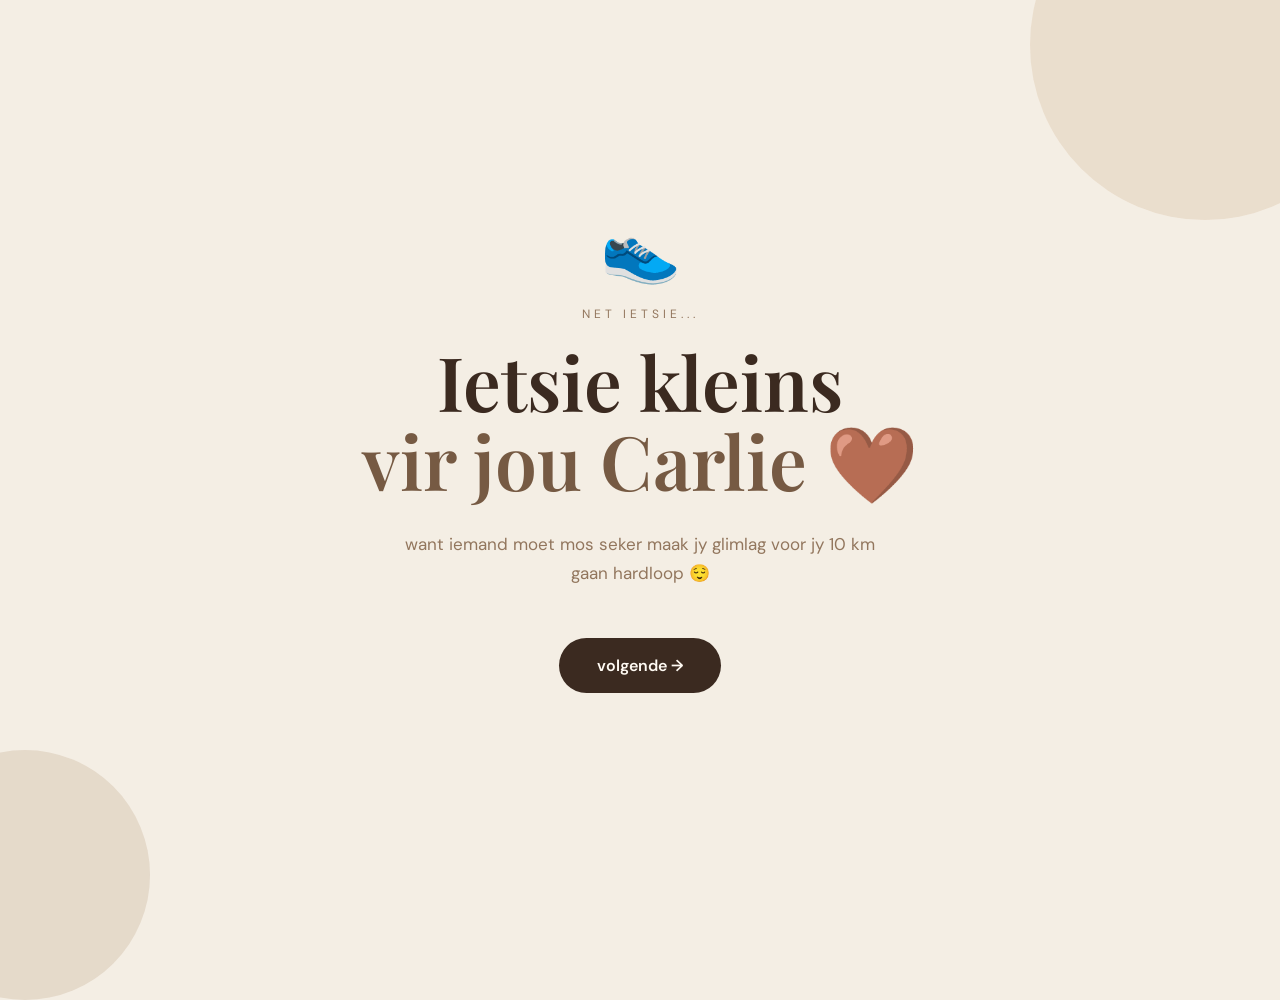
<file: index.html>
<!DOCTYPE html>
<html lang="af">
<head>
    <meta charset="UTF-8">
    <meta name="viewport" content="width=device-width, initial-scale=1.0">

    <title>Ietsie kleins vir jou Carlie 🤎</title>

    <link rel="stylesheet" href="style.css">
</head>

<body class="home-page">

    <div class="background-circle circle-one"></div>
    <div class="background-circle circle-two"></div>

    <main class="welcome-container">

        <div class="shoe">👟</div>

        <p class="tiny-text">net ietsie...</p>

        <h1>
            Ietsie kleins<br>
            <span>vir jou Carlie 🤎</span>
        </h1>

        <p class="subtext">
            want iemand moet mos seker maak jy glimlag
            voor jy 10 km gaan hardloop 😌
        </p>

        <button class="next-button" onclick="goNext()">
            volgende →
        </button>

    </main>

    <script src="script.js"></script>

</body>
</html>
</file>
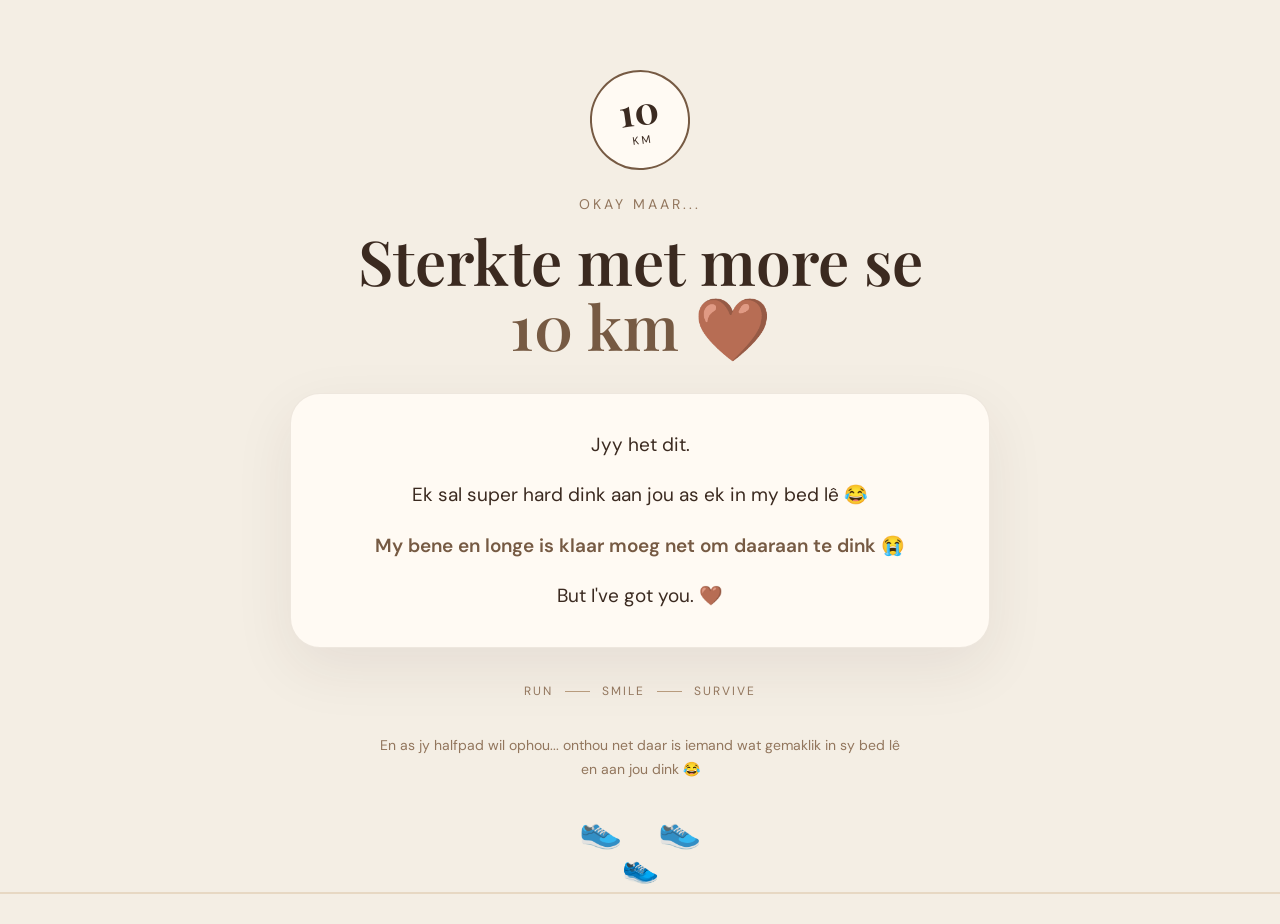
<file: message.html>
<!DOCTYPE html>
<html lang="af">
<head>
    <meta charset="UTF-8">
    <meta name="viewport" content="width=device-width, initial-scale=1.0">

    <title>Sterkte Carlie 🤎</title>

    <link rel="stylesheet" href="style.css">
</head>

<body class="message-page">

    <div class="running-track"></div>

    <div class="runner runner-one">👟</div>
    <div class="runner runner-two">👟</div>

    <main class="message-container">

        <div class="distance">
            <span>10</span>
            <small>KM</small>
        </div>

        <p class="hello">
            okay maar...
        </p>

        <h1>
            Sterkte met more se<br>
            <span>10 km 🤎</span>
        </h1>

        <div class="message-card">

            <p>
                Jyy het dit.
            </p>

            <p>
                Ek sal super hard dink aan jou
                as ek in my bed lê 😂
            </p>

            <p class="funny">
                My bene en longe is klaar moeg
                net om daaraan te dink 😭
            </p>

            <p>
                But I've got you. 🤎
            </p>

        </div>

        <div class="bottom-message">

            <span>run</span>
            <div class="little-line"></div>
            <span>smile</span>
            <div class="little-line"></div>
            <span>survive</span>

        </div>

        <p class="final-text">
            En as jy halfpad wil ophou...
            onthou net daar is iemand wat
            gemaklik in sy bed lê en aan jou dink 😂
        </p>

        <div class="shoe-row">
            👟　👟
        </div>

    </main>

</body>
</html>
</file>
<file: style.css>
@import url('https://fonts.googleapis.com/css2?family=DM+Sans:wght@400;500;600;700&family=Playfair+Display:wght@500;600;700&display=swap');


/* =========================
   COLOURS
========================= */

:root {
    --cream: #f4eee4;
    --beige: #e7d8c3;
    --light-brown: #b79b7d;
    --brown: #765a43;
    --dark-brown: #3b2a20;
    --soft-brown: #92765d;
    --white: #fffaf3;
}


/* =========================
   GENERAL
========================= */

* {
    margin: 0;
    padding: 0;
    box-sizing: border-box;
}

body {
    min-height: 100vh;
    background: var(--cream);
    color: var(--dark-brown);

    font-family: "DM Sans", sans-serif;

    overflow-x: hidden;
}


/* =========================
   HOME PAGE
========================= */

.home-page {
    display: flex;
    justify-content: center;
    align-items: center;

    position: relative;
    min-height: 100vh;
}

.welcome-container {
    position: relative;
    z-index: 5;

    width: min(90%, 650px);

    text-align: center;

    padding: 50px 25px;
}

.shoe {
    font-size: 65px;

    margin-bottom: 15px;

    animation: floatingShoe 3s ease-in-out infinite;
}

.tiny-text {
    text-transform: uppercase;

    letter-spacing: 4px;

    font-size: 12px;

    color: var(--soft-brown);

    margin-bottom: 20px;
}

h1 {
    font-family: "Playfair Display", serif;

    font-size: clamp(42px, 8vw, 75px);

    line-height: 1.05;

    font-weight: 600;
}

h1 span {
    color: var(--brown);
}

.subtext {
    max-width: 480px;

    margin: 30px auto;

    font-size: 17px;

    line-height: 1.7;

    color: var(--soft-brown);
}


/* =========================
   BUTTON
========================= */

.next-button {
    margin-top: 20px;

    border: none;

    background: var(--dark-brown);

    color: var(--white);

    padding: 17px 38px;

    border-radius: 50px;

    font-family: "DM Sans", sans-serif;

    font-size: 16px;

    font-weight: 600;

    cursor: pointer;

    transition:
        transform 0.25s ease,
        background 0.25s ease,
        box-shadow 0.25s ease;
}

.next-button:hover {
    transform: translateY(-4px);

    background: var(--brown);

    box-shadow: 0 12px 25px rgba(59, 42, 32, 0.18);
}

.next-button:active {
    transform: scale(0.96);
}


/* =========================
   BACKGROUND CIRCLES
========================= */

.background-circle {
    position: absolute;

    border-radius: 50%;

    pointer-events: none;
}

.circle-one {
    width: 350px;
    height: 350px;

    background: var(--beige);

    top: -130px;
    right: -100px;

    opacity: 0.7;
}

.circle-two {
    width: 250px;
    height: 250px;

    background: var(--light-brown);

    bottom: -100px;
    left: -100px;

    opacity: 0.25;
}


/* =========================
   MESSAGE PAGE
========================= */

.message-page {
    position: relative;

    display: flex;

    justify-content: center;

    min-height: 100vh;

    padding: 70px 20px;
}

.message-container {
    position: relative;

    z-index: 5;

    width: min(100%, 700px);

    text-align: center;
}


/* =========================
   10 KM CIRCLE
========================= */

.distance {
    width: 100px;
    height: 100px;

    margin: 0 auto 25px;

    border: 2px solid var(--brown);

    border-radius: 50%;

    display: flex;

    flex-direction: column;

    justify-content: center;

    align-items: center;

    transform: rotate(-8deg);

    background: var(--white);
}

.distance span {
    font-family: "Playfair Display", serif;

    font-size: 38px;

    font-weight: 700;

    line-height: 0.9;
}

.distance small {
    font-size: 11px;

    letter-spacing: 3px;

    margin-top: 5px;
}


/* =========================
   TEXT
========================= */

.hello {
    color: var(--soft-brown);

    font-size: 14px;

    letter-spacing: 3px;

    text-transform: uppercase;

    margin-bottom: 15px;
}

.message-container h1 {
    font-size: clamp(38px, 7vw, 62px);

    margin-bottom: 35px;
}


/* =========================
   MESSAGE CARD
========================= */

.message-card {
    background: var(--white);

    padding: 35px 30px;

    border-radius: 30px;

    box-shadow:
        0 20px 60px rgba(59, 42, 32, 0.08);

    border: 1px solid rgba(118, 90, 67, 0.12);

    font-size: 19px;

    line-height: 1.7;
}

.message-card p {
    margin-bottom: 18px;
}

.message-card p:last-child {
    margin-bottom: 0;
}

.message-card .funny {
    color: var(--brown);

    font-weight: 600;
}


/* =========================
   LITTLE RUNNING LINE
========================= */

.bottom-message {
    display: flex;

    justify-content: center;

    align-items: center;

    gap: 12px;

    margin-top: 35px;

    font-size: 12px;

    text-transform: uppercase;

    letter-spacing: 2px;

    color: var(--soft-brown);
}

.little-line {
    width: 25px;

    height: 1px;

    background: var(--light-brown);
}


/* =========================
   FINAL MESSAGE
========================= */

.final-text {
    max-width: 520px;

    margin: 35px auto 0;

    font-size: 14px;

    line-height: 1.7;

    color: var(--soft-brown);
}

.shoe-row {
    font-size: 35px;

    margin-top: 25px;

    opacity: 0.8;
}


/* =========================
   RUNNING SHOES
========================= */

.running-track {
    position: absolute;

    left: 0;
    right: 0;

    bottom: 30px;

    height: 2px;

    background: var(--beige);
}

.runner {
    position: absolute;

    font-size: 30px;

    bottom: 38px;

    z-index: 3;

    animation: runAcross 9s linear infinite;
}

.runner-two {
    animation-delay: 4.5s;

    font-size: 23px;

    opacity: 0.55;
}


/* =========================
   ANIMATIONS
========================= */

@keyframes floatingShoe {

    0%,
    100% {
        transform: translateY(0) rotate(-5deg);
    }

    50% {
        transform: translateY(-12px) rotate(5deg);
    }
}


@keyframes runAcross {

    0% {
        left: -60px;
        transform: rotate(0deg);
    }

    45% {
        transform: rotate(-8deg);
    }

    50% {
        transform: rotate(8deg);
    }

    100% {
        left: calc(100% + 60px);
        transform: rotate(0deg);
    }
}


/* =========================
   MOBILE
========================= */

@media (max-width: 600px) {

    .welcome-container {
        padding: 30px 20px;
    }

    .shoe {
        font-size: 55px;
    }

    .subtext {
        font-size: 15px;

        padding: 0 10px;
    }

    .message-page {
        padding: 50px 18px;
    }

    .message-card {
        padding: 28px 22px;

        font-size: 17px;
    }

    .bottom-message {
        gap: 7px;

        font-size: 10px;
    }

    .little-line {
        width: 15px;
    }

}
</file>
